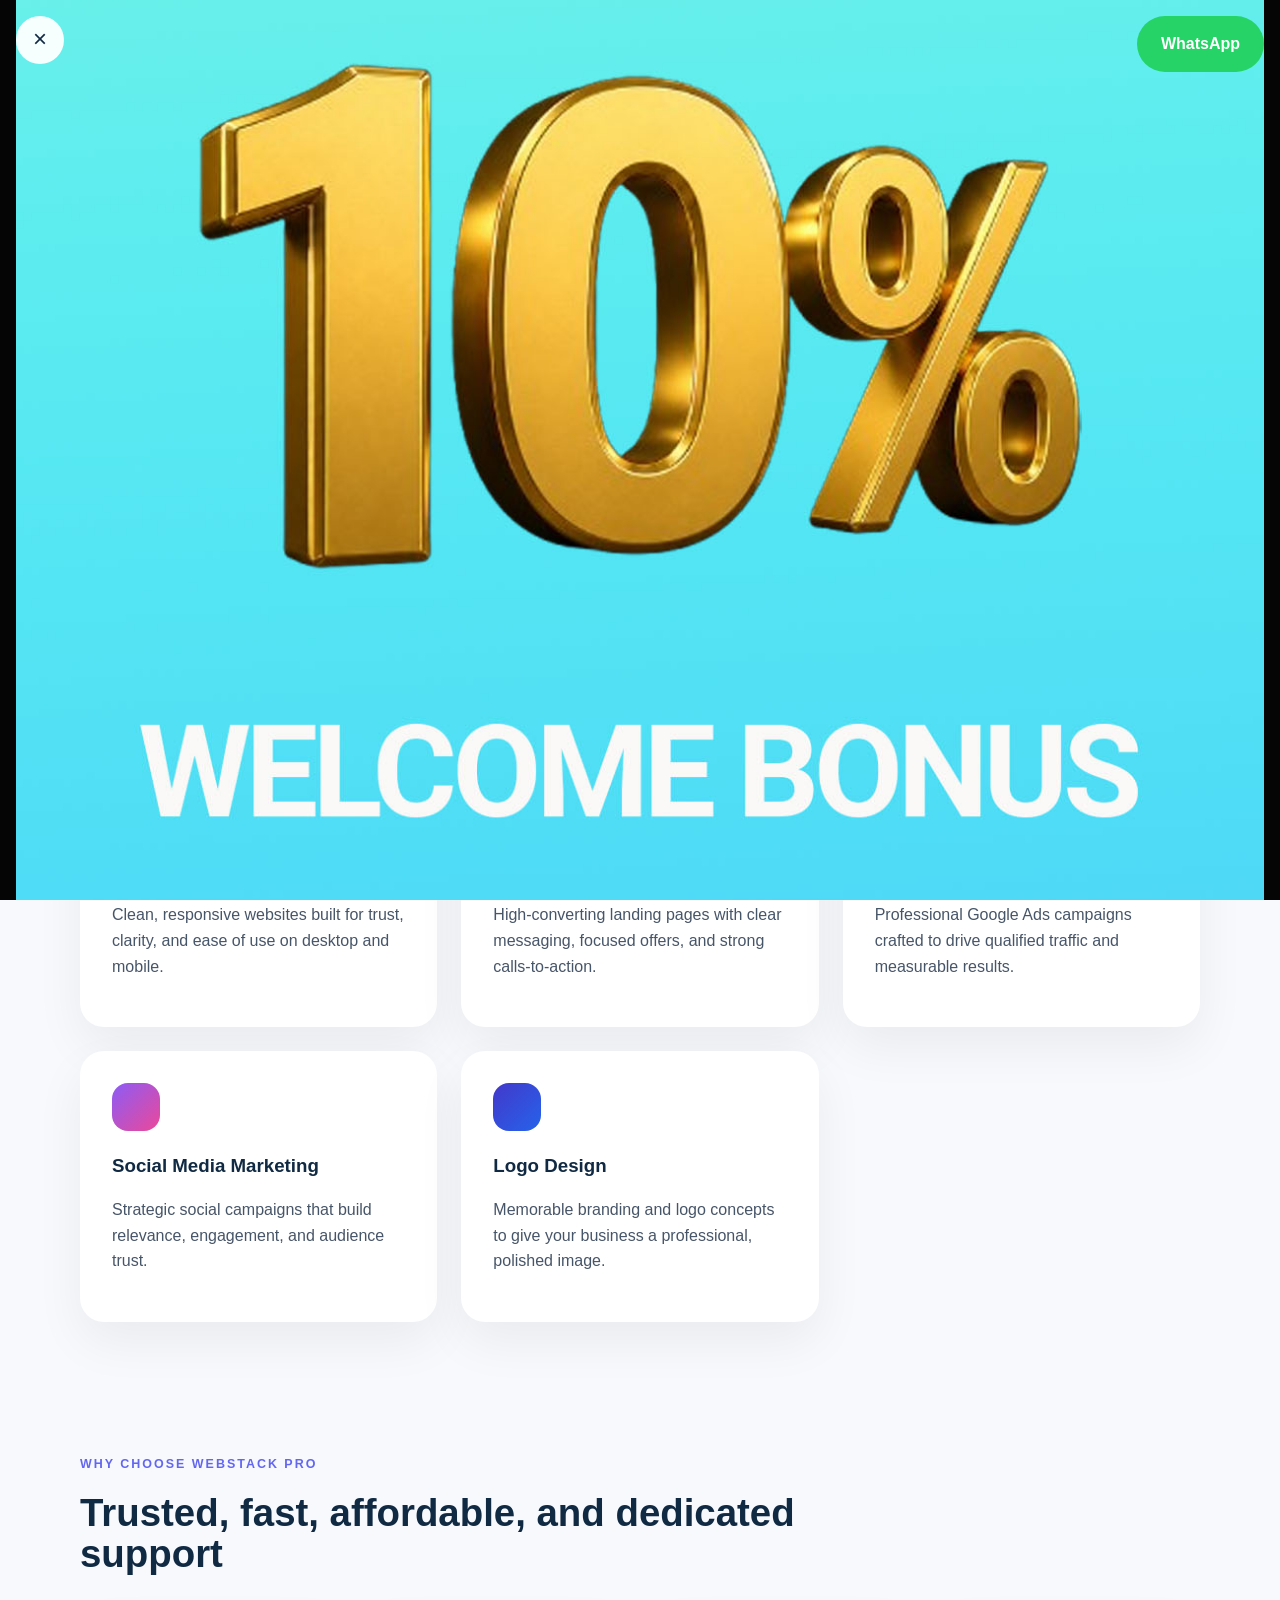
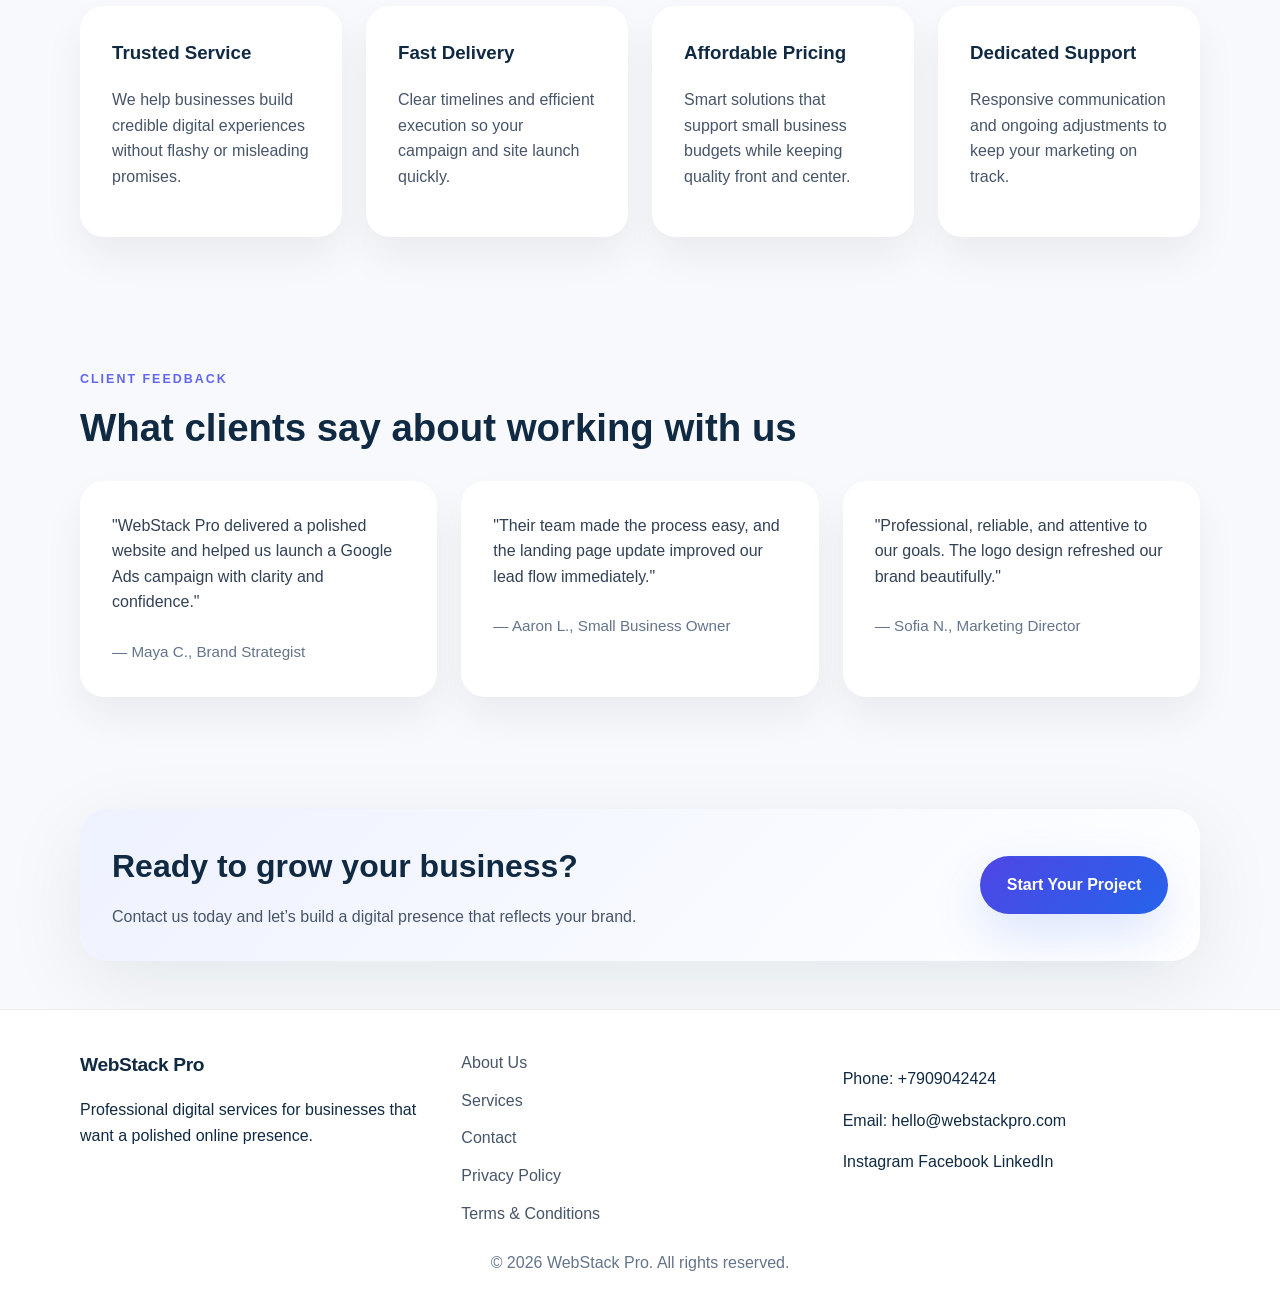
<file: index.html>
<!DOCTYPE html>
<html lang="en">
<head>
  <meta charset="UTF-8" />
  <meta name="viewport" content="width=device-width, initial-scale=1.0" />
  <meta name="description" content="WebStack Pro offers website design, landing page creation, Google Ads setup, social media marketing, and logo design for businesses seeking higher conversions." />
  <title>WebStack Pro | Digital Agency for High-Converting Websites</title>
  <link rel="stylesheet" href="style.css" />
<!-- Google tag (gtag.js) -->
<script async src="https://www.googletagmanager.com/gtag/js?id=AW-18169231803"></script>
<script>
  window.dataLayer = window.dataLayer || [];
  function gtag(){dataLayer.push(arguments);}
  gtag('js', new Date());

  gtag('config', 'AW-18169231803');
</script>


</head>
<body>
  <header class="site-header">
    <div class="container header-inner">
      <a class="brand" href="index.html">WebStack Pro</a>
      <button class="nav-toggle" aria-expanded="false" aria-label="Toggle navigation">
        <span></span>
        <span></span>
        <span></span>
      </button>
      <nav class="site-nav" aria-label="Primary">
        <a href="index.html" class="active">Home</a>
        <a href="about.html">About Us</a>
        <a href="services.html">Services</a>
        <a href="contact.html">Contact</a>
      </nav>
    </div>
  </header>

  <main>
    <section class="hero section-hero">
      <div class="container hero-grid">
        <div class="hero-copy">
          <span class="eyebrow">Digital agency for modern businesses</span>
          <h1>Build Your Online Presence with WebStack Pro</h1>
          <p>We create high-converting websites and result-driven marketing strategies that help professional brands stand out online.</p>
          <div class="hero-actions">
            <a href="contact.html" class="button button-primary">Get Free Consultation</a>
            <a href="#services" class="button button-secondary">Explore Services</a>
            <a href="https://api.whatsapp.com/send?phone=7909042424&text=Hii..%20I%20Want%20Know%20more!" class="button button-secondary whatsapp-button" target="_blank" rel="noreferrer" onclick="gtag_report_conversion('https://api.whatsapp.com/send?phone=7909042424&text=Hii..%20I%20Want%20Know%20more!')">Message on WhatsApp</a>
            <button type="button" class="button button-secondary popup-open-btn">View Ishita Image</button>
          </div>
        </div>
        <div class="hero-panel">
          <div class="hero-card">
            <p><strong>Trusted by growing businesses</strong> for polished websites, targeted ads, and streamlined digital campaigns.</p>
            <div class="hero-stats">
              <div>
                <strong>5</strong>
                <span>Core services</span>
              </div>
              <div>
                <strong>100%</strong>
                <span>Client-focused strategy</span>
              </div>
            </div>
          </div>
        </div>
      </div>
    </section>

    <section class="section services" id="services">
      <div class="container">
        <div class="section-header">
          <span>What we do</span>
          <h2>Services designed to grow your business</h2>
        </div>
        <div class="service-grid">
          <article class="service-card">
            <div class="service-icon icon-web"></div>
            <h3>Website Design</h3>
            <p>Clean, responsive websites built for trust, clarity, and ease of use on desktop and mobile.</p>
          </article>
          <article class="service-card">
            <div class="service-icon icon-landing"></div>
            <h3>Landing Page Creation</h3>
            <p>High-converting landing pages with clear messaging, focused offers, and strong calls-to-action.</p>
          </article>
          <article class="service-card">
            <div class="service-icon icon-ads"></div>
            <h3>Google Ads Setup</h3>
            <p>Professional Google Ads campaigns crafted to drive qualified traffic and measurable results.</p>
          </article>
          <article class="service-card">
            <div class="service-icon icon-social"></div>
            <h3>Social Media Marketing</h3>
            <p>Strategic social campaigns that build relevance, engagement, and audience trust.</p>
          </article>
          <article class="service-card">
            <div class="service-icon icon-brand"></div>
            <h3>Logo Design</h3>
            <p>Memorable branding and logo concepts to give your business a professional, polished image.</p>
          </article>
        </div>
      </div>
    </section>

    <section class="section feature-grid">
      <div class="container">
        <div class="section-header">
          <span>Why choose WebStack Pro</span>
          <h2>Trusted, fast, affordable, and dedicated support</h2>
        </div>
        <div class="feature-cards">
          <article class="feature-card">
            <h3>Trusted Service</h3>
            <p>We help businesses build credible digital experiences without flashy or misleading promises.</p>
          </article>
          <article class="feature-card">
            <h3>Fast Delivery</h3>
            <p>Clear timelines and efficient execution so your campaign and site launch quickly.</p>
          </article>
          <article class="feature-card">
            <h3>Affordable Pricing</h3>
            <p>Smart solutions that support small business budgets while keeping quality front and center.</p>
          </article>
          <article class="feature-card">
            <h3>Dedicated Support</h3>
            <p>Responsive communication and ongoing adjustments to keep your marketing on track.</p>
          </article>
        </div>
      </div>
    </section>

    <section class="section testimonials">
      <div class="container">
        <div class="section-header">
          <span>Client feedback</span>
          <h2>What clients say about working with us</h2>
        </div>
        <div class="testimonial-grid">
          <article class="testimonial-card">
            <p>"WebStack Pro delivered a polished website and helped us launch a Google Ads campaign with clarity and confidence."</p>
            <span>— Maya C., Brand Strategist</span>
          </article>
          <article class="testimonial-card">
            <p>"Their team made the process easy, and the landing page update improved our lead flow immediately."</p>
            <span>— Aaron L., Small Business Owner</span>
          </article>
          <article class="testimonial-card">
            <p>"Professional, reliable, and attentive to our goals. The logo design refreshed our brand beautifully."</p>
            <span>— Sofia N., Marketing Director</span>
          </article>
        </div>
      </div>
    </section>

    <section class="section cta-banner">
      <div class="container cta-panel">
        <div>
          <h2>Ready to grow your business?</h2>
          <p>Contact us today and let’s build a digital presence that reflects your brand.</p>
        </div>
        <a href="contact.html" class="button button-primary">Start Your Project</a>
      </div>
    </section>
  </main>

  <footer class="site-footer">
    <div class="container footer-grid">
      <div>
        <a class="brand" href="index.html">WebStack Pro</a>
        <p>Professional digital services for businesses that want a polished online presence.</p>
      </div>
      <div class="footer-links">
        <a href="about.html">About Us</a>
        <a href="services.html">Services</a>
        <a href="contact.html">Contact</a>
        <a href="privacy.html">Privacy Policy</a>
        <a href="terms.html">Terms &amp; Conditions</a>
      </div>
      <div>
        <p>Phone: <a href="tel:+7909042424">+7909042424</a></p>
        <p>Email: <a href="mailto:hello@webstackpro.com">hello@webstackpro.com</a></p>
        <div class="social-links">
          <a href="#" aria-label="Instagram">Instagram</a>
          <a href="#" aria-label="Facebook">Facebook</a>
          <a href="#" aria-label="LinkedIn">LinkedIn</a>
        </div>
      </div>
    </div>
    <p class="footer-note">© 2026 WebStack Pro. All rights reserved.</p>
  </footer>

  <div class="image-popup-overlay" id="imagePopup" aria-hidden="true" role="dialog" aria-label="Ishita image preview">
    <div class="whatsapp-float">
      <a class="whatsapp-link" href="https://api.whatsapp.com/send?phone=7909042424&text=Hii..%20I%20Want%20Know%20more!" onclick="return gtag_report_conversion('https://api.whatsapp.com/send?phone=7909042424&text=Hii..%20I%20Want%20Know%20more!');" target="_blank" rel="noopener noreferrer">
        WhatsApp
      </a>
    </div>
    <div class="image-popup-inner">
      <button type="button" class="popup-close" id="popupClose" aria-label="Close image popup">×</button>
           <a  href="https://api.whatsapp.com/send?phone=7909042424&text=Hii..%20I%20Want%20Know%20more!"  onclick="return gtag_report_conversion('https://api.whatsapp.com/send?phone=7909042424&text=Hii..%20I%20Want%20Know%20more!');" rel="noopener noreferrer">
        <img src="lion.jpg" alt="lion" />
      </a>
      
      <p class="popup-caption">Scroll to view the full image.</p>
    </div>
  </div>
  <script src="script.js"></script>
</body>
</html>
</file>
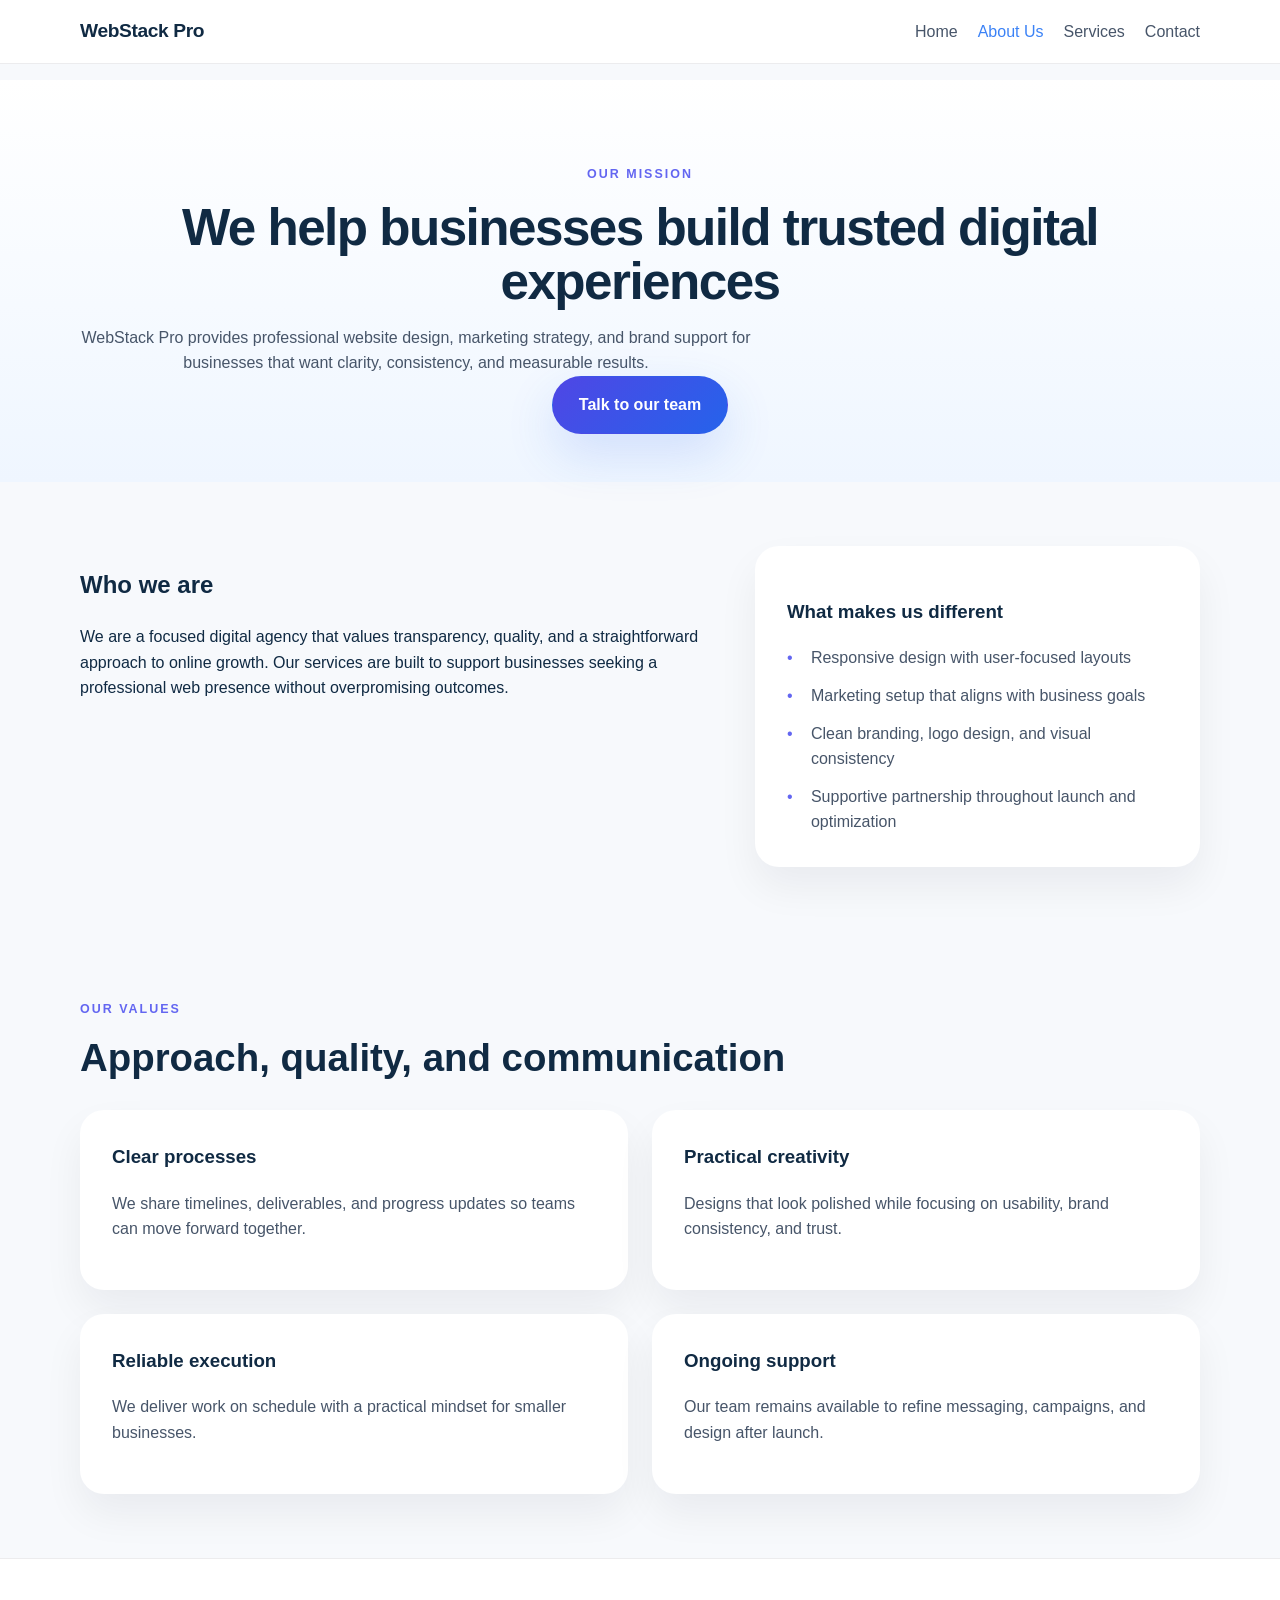
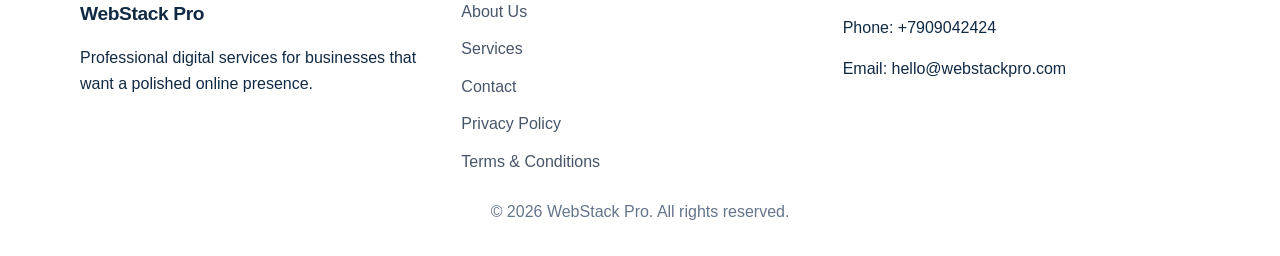
<file: about.html>
<!DOCTYPE html>
<html lang="en">
<head>
  <meta charset="UTF-8" />
  <meta name="viewport" content="width=device-width, initial-scale=1.0" />
  <meta name="description" content="Learn about WebStack Pro's professional team, values, and digital agency approach for website design and online marketing." />
  <title>About Us | WebStack Pro</title>
  <link rel="stylesheet" href="style.css" />
</head>
<body>
  <header class="site-header">
    <div class="container header-inner">
      <a class="brand" href="index.html">WebStack Pro</a>
      <button class="nav-toggle" aria-expanded="false" aria-label="Toggle navigation">
        <span></span>
        <span></span>
        <span></span>
      </button>
      <nav class="site-nav" aria-label="Primary">
        <a href="index.html">Home</a>
        <a href="about.html" class="active">About Us</a>
        <a href="services.html">Services</a>
        <a href="contact.html">Contact</a>
      </nav>
    </div>
  </header>

  <main class="page-main">
    <section class="page-hero section-hero alt-hero">
      <div class="container hero-copy centered-copy">
        <span class="eyebrow">Our mission</span>
        <h1>We help businesses build trusted digital experiences</h1>
        <p>WebStack Pro provides professional website design, marketing strategy, and brand support for businesses that want clarity, consistency, and measurable results.</p>
        <a href="contact.html" class="button button-primary">Talk to our team</a>
      </div>
    </section>

    <section class="section about-details">
      <div class="container about-grid">
        <div>
          <h2>Who we are</h2>
          <p>We are a focused digital agency that values transparency, quality, and a straightforward approach to online growth. Our services are built to support businesses seeking a professional web presence without overpromising outcomes.</p>
        </div>
        <div class="about-card">
          <h3>What makes us different</h3>
          <ul>
            <li>Responsive design with user-focused layouts</li>
            <li>Marketing setup that aligns with business goals</li>
            <li>Clean branding, logo design, and visual consistency</li>
            <li>Supportive partnership throughout launch and optimization</li>
          </ul>
        </div>
      </div>
    </section>

    <section class="section values-section">
      <div class="container">
        <div class="section-header">
          <span>Our values</span>
          <h2>Approach, quality, and communication</h2>
        </div>
        <div class="value-grid">
          <article class="value-card">
            <h3>Clear processes</h3>
            <p>We share timelines, deliverables, and progress updates so teams can move forward together.</p>
          </article>
          <article class="value-card">
            <h3>Practical creativity</h3>
            <p>Designs that look polished while focusing on usability, brand consistency, and trust.</p>
          </article>
          <article class="value-card">
            <h3>Reliable execution</h3>
            <p>We deliver work on schedule with a practical mindset for smaller businesses.</p>
          </article>
          <article class="value-card">
            <h3>Ongoing support</h3>
            <p>Our team remains available to refine messaging, campaigns, and design after launch.</p>
          </article>
        </div>
      </div>
    </section>
  </main>

  <footer class="site-footer">
    <div class="container footer-grid">
      <div>
        <a class="brand" href="index.html">WebStack Pro</a>
        <p>Professional digital services for businesses that want a polished online presence.</p>
      </div>
      <div class="footer-links">
        <a href="about.html">About Us</a>
        <a href="services.html">Services</a>
        <a href="contact.html">Contact</a>
        <a href="privacy.html">Privacy Policy</a>
        <a href="terms.html">Terms &amp; Conditions</a>
      </div>
      <div>
        <p>Phone: <a href="tel:+7909042424">+7909042424</a></p>
        <p>Email: <a href="mailto:hello@webstackpro.com">hello@webstackpro.com</a></p>
      </div>
    </div>
    <p class="footer-note">© 2026 WebStack Pro. All rights reserved.</p>
  </footer>

  <script src="script.js"></script>
</body>
</html>
</file>
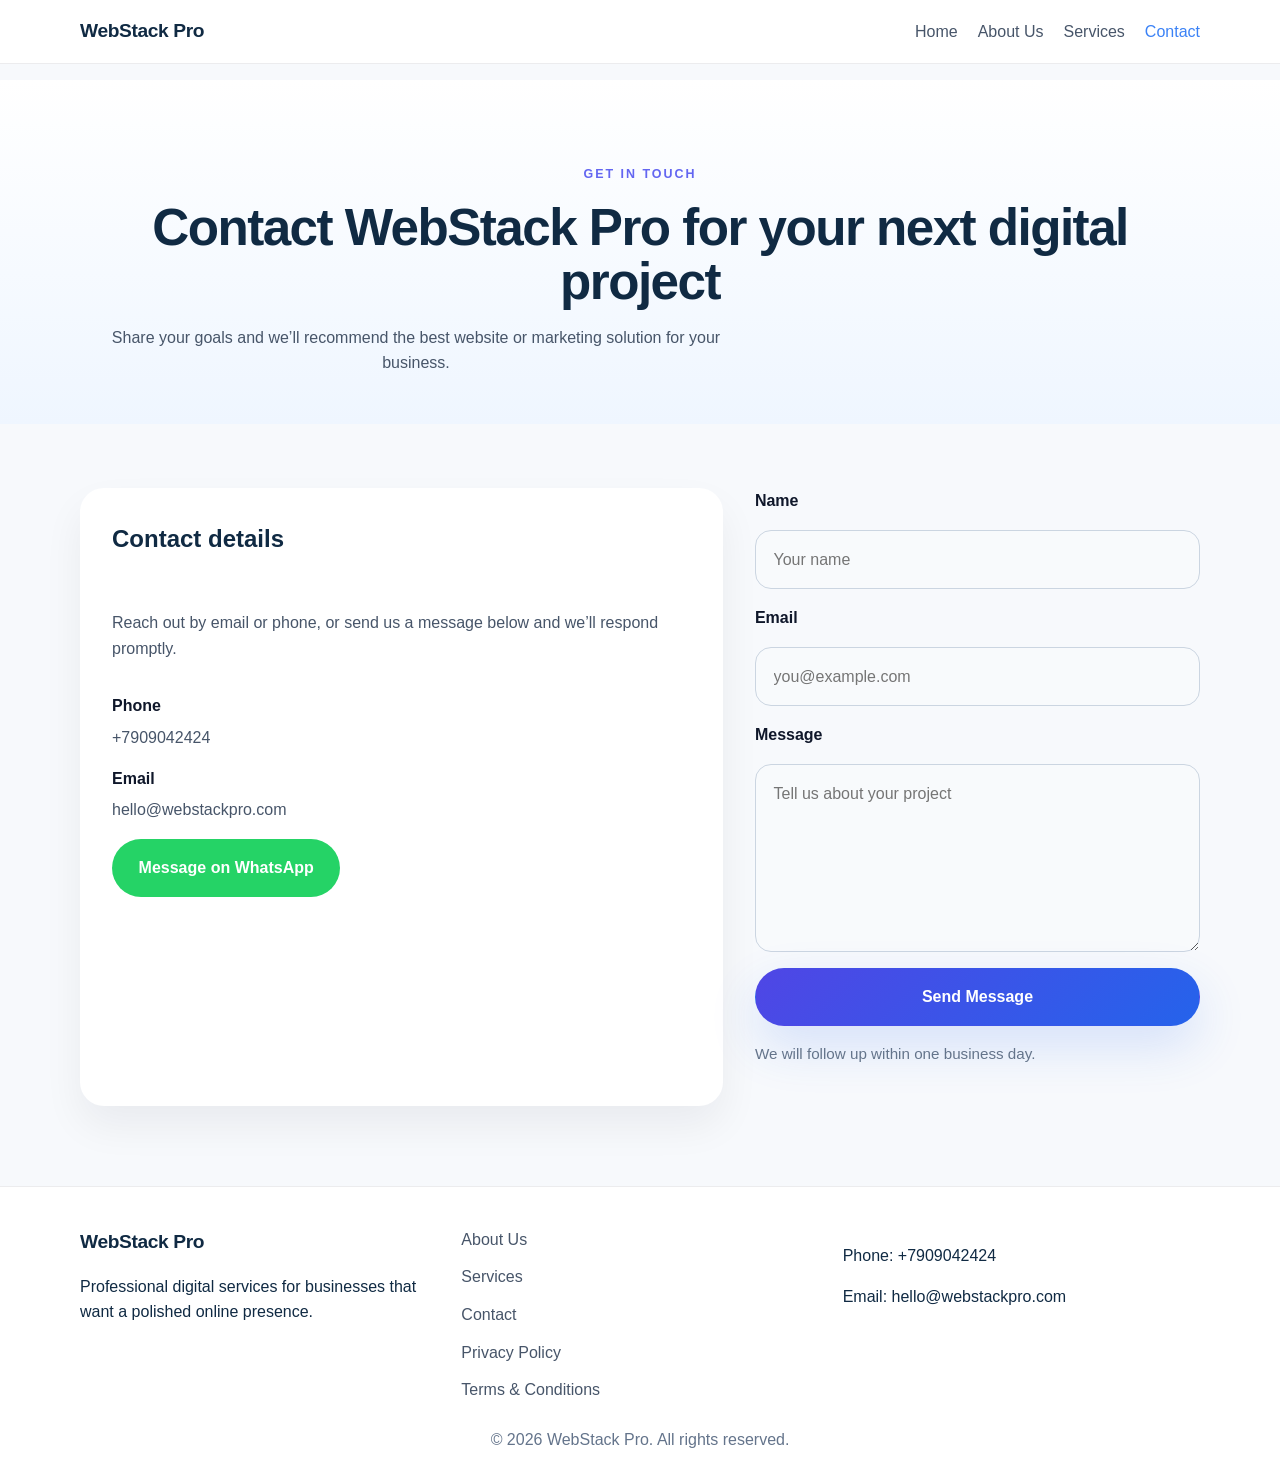
<file: contact.html>
<!DOCTYPE html>
<html lang="en">
<head>
  <meta charset="UTF-8" />
  <meta name="viewport" content="width=device-width, initial-scale=1.0" />
  <meta name="description" content="Contact WebStack Pro for website design, Google Ads setup, social media marketing, and branding services." />
  <title>Contact | WebStack Pro</title>
  <link rel="stylesheet" href="style.css" />
</head>
<body>
  <header class="site-header">
    <div class="container header-inner">
      <a class="brand" href="index.html">WebStack Pro</a>
      <button class="nav-toggle" aria-expanded="false" aria-label="Toggle navigation">
        <span></span>
        <span></span>
        <span></span>
      </button>
      <nav class="site-nav" aria-label="Primary">
        <a href="index.html">Home</a>
        <a href="about.html">About Us</a>
        <a href="services.html">Services</a>
        <a href="contact.html" class="active">Contact</a>
      </nav>
    </div>
  </header>

  <main class="page-main">
    <section class="page-hero section-hero alt-hero">
      <div class="container hero-copy centered-copy">
        <span class="eyebrow">Get in touch</span>
        <h1>Contact WebStack Pro for your next digital project</h1>
        <p>Share your goals and we’ll recommend the best website or marketing solution for your business.</p>
      </div>
    </section>

    <section class="section contact-section">
      <div class="container contact-grid">
        <div class="contact-info-card">
          <h2>Contact details</h2>
          <p>Reach out by email or phone, or send us a message below and we’ll respond promptly.</p>
          <div class="contact-item">
            <strong>Phone</strong>
            <a href="tel:+7909042424">+7909042424</a>
          </div>
          <div class="contact-item">
            <strong>Email</strong>
            <a href="mailto:hello@webstackpro.com">hello@webstackpro.com</a>
          </div>
          <a class="button button-secondary whatsapp-button" href="https://wa.me/7909042424" target="_blank" rel="noreferrer">Message on WhatsApp</a>
        </div>

        <form class="contact-form" id="contactForm">
          <label for="name">Name</label>
          <input type="text" id="name" name="name" placeholder="Your name" required />

          <label for="email">Email</label>
          <input type="email" id="email" name="email" placeholder="you@example.com" required />

          <label for="message">Message</label>
          <textarea id="message" name="message" rows="6" placeholder="Tell us about your project" required></textarea>

          <button type="submit" class="button button-primary">Send Message</button>
          <p class="form-note">We will follow up within one business day.</p>
          <div class="form-status" id="formStatus" aria-live="polite"></div>
        </form>
      </div>
    </section>
  </main>

  <footer class="site-footer">
    <div class="container footer-grid">
      <div>
        <a class="brand" href="index.html">WebStack Pro</a>
        <p>Professional digital services for businesses that want a polished online presence.</p>
      </div>
      <div class="footer-links">
        <a href="about.html">About Us</a>
        <a href="services.html">Services</a>
        <a href="contact.html">Contact</a>
        <a href="privacy.html">Privacy Policy</a>
        <a href="terms.html">Terms &amp; Conditions</a>
      </div>
      <div>
        <p>Phone: <a href="tel:+7909042424">+7909042424</a></p>
        <p>Email: <a href="mailto:hello@webstackpro.com">hello@webstackpro.com</a></p>
      </div>
    </div>
    <p class="footer-note">© 2026 WebStack Pro. All rights reserved.</p>
  </footer>

  <script src="script.js"></script>
</body>
</html>
</file>
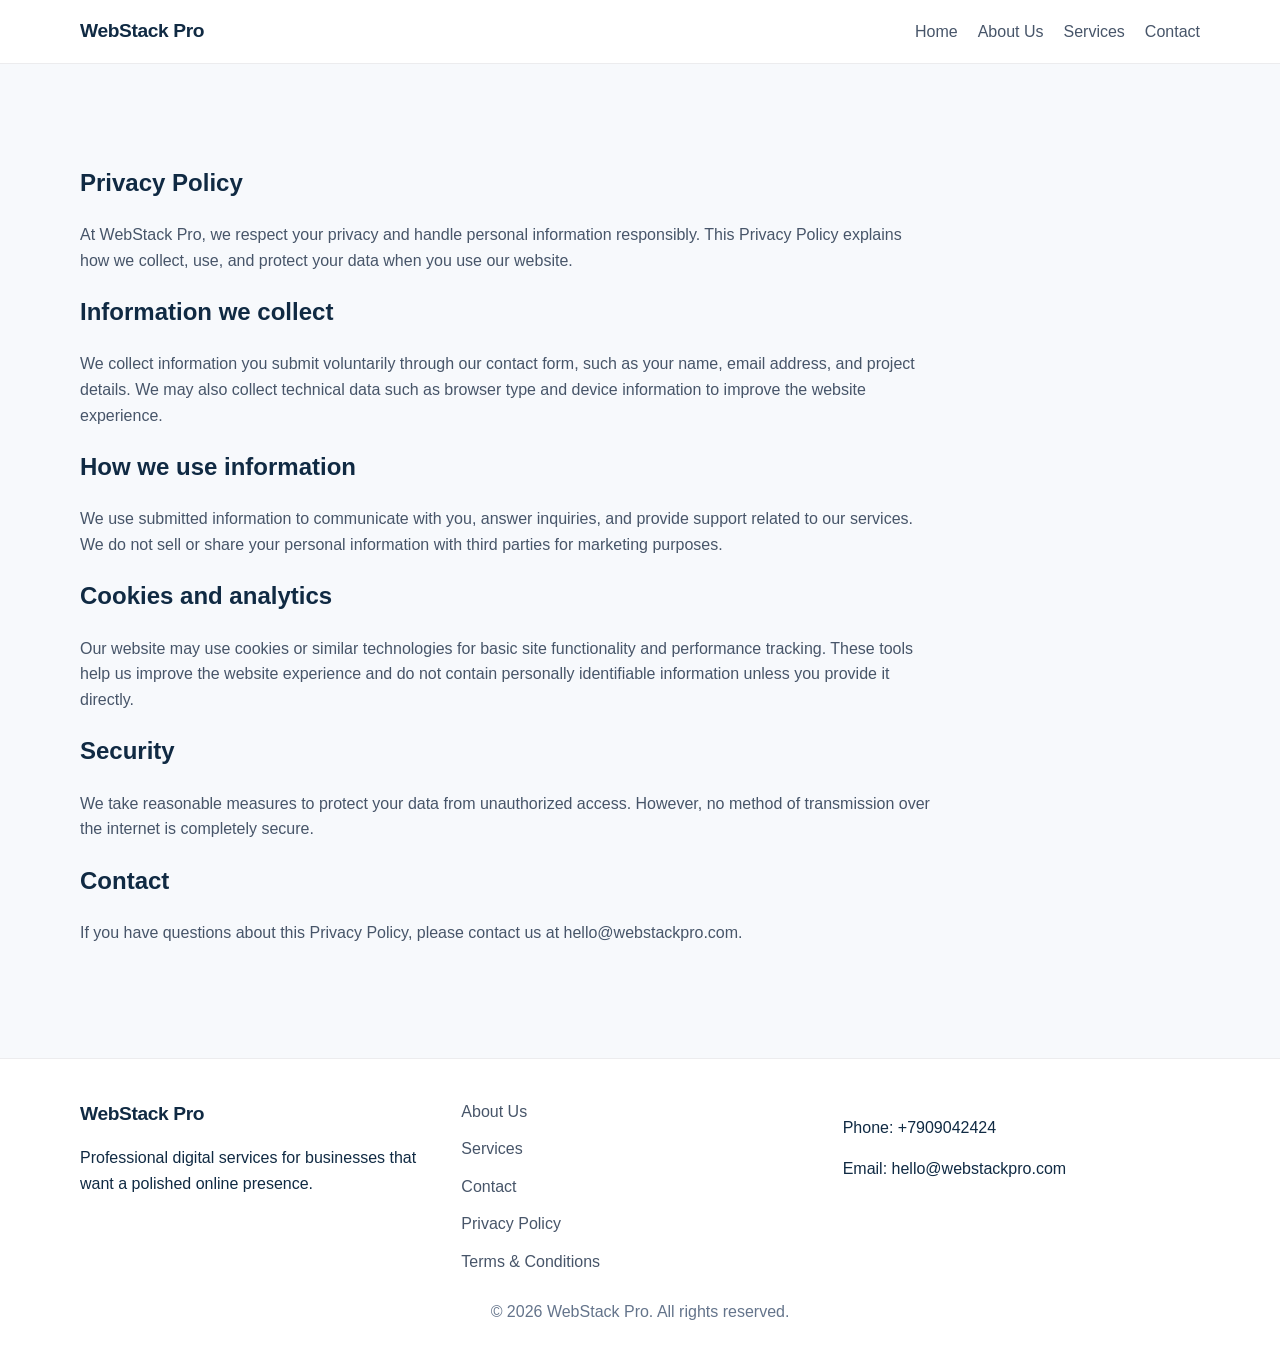
<file: privacy.html>
<!DOCTYPE html>
<html lang="en">
<head>
  <meta charset="UTF-8" />
  <meta name="viewport" content="width=device-width, initial-scale=1.0" />
  <meta name="description" content="Privacy Policy for WebStack Pro explaining how we collect and handle personal information on our website." />
  <title>Privacy Policy | WebStack Pro</title>
  <link rel="stylesheet" href="style.css" />
</head>
<body>
  <header class="site-header">
    <div class="container header-inner">
      <a class="brand" href="index.html">WebStack Pro</a>
      <button class="nav-toggle" aria-expanded="false" aria-label="Toggle navigation">
        <span></span>
        <span></span>
        <span></span>
      </button>
      <nav class="site-nav" aria-label="Primary">
        <a href="index.html">Home</a>
        <a href="about.html">About Us</a>
        <a href="services.html">Services</a>
        <a href="contact.html">Contact</a>
      </nav>
    </div>
  </header>

  <main class="page-main">
    <section class="section page-content">
      <div class="container">
        <h1>Privacy Policy</h1>
        <p>At WebStack Pro, we respect your privacy and handle personal information responsibly. This Privacy Policy explains how we collect, use, and protect your data when you use our website.</p>

        <h2>Information we collect</h2>
        <p>We collect information you submit voluntarily through our contact form, such as your name, email address, and project details. We may also collect technical data such as browser type and device information to improve the website experience.</p>

        <h2>How we use information</h2>
        <p>We use submitted information to communicate with you, answer inquiries, and provide support related to our services. We do not sell or share your personal information with third parties for marketing purposes.</p>

        <h2>Cookies and analytics</h2>
        <p>Our website may use cookies or similar technologies for basic site functionality and performance tracking. These tools help us improve the website experience and do not contain personally identifiable information unless you provide it directly.</p>

        <h2>Security</h2>
        <p>We take reasonable measures to protect your data from unauthorized access. However, no method of transmission over the internet is completely secure.</p>

        <h2>Contact</h2>
        <p>If you have questions about this Privacy Policy, please contact us at <a href="mailto:hello@webstackpro.com">hello@webstackpro.com</a>.</p>
      </div>
    </section>
  </main>

  <footer class="site-footer">
    <div class="container footer-grid">
      <div>
        <a class="brand" href="index.html">WebStack Pro</a>
        <p>Professional digital services for businesses that want a polished online presence.</p>
      </div>
      <div class="footer-links">
        <a href="about.html">About Us</a>
        <a href="services.html">Services</a>
        <a href="contact.html">Contact</a>
        <a href="privacy.html">Privacy Policy</a>
        <a href="terms.html">Terms &amp; Conditions</a>
      </div>
      <div>
        <p>Phone: <a href="tel:+7909042424">+7909042424</a></p>
        <p>Email: <a href="mailto:hello@webstackpro.com">hello@webstackpro.com</a></p>
      </div>
    </div>
    <p class="footer-note">© 2026 WebStack Pro. All rights reserved.</p>
  </footer>

  <script src="script.js"></script>
</body>
</html>
</file>
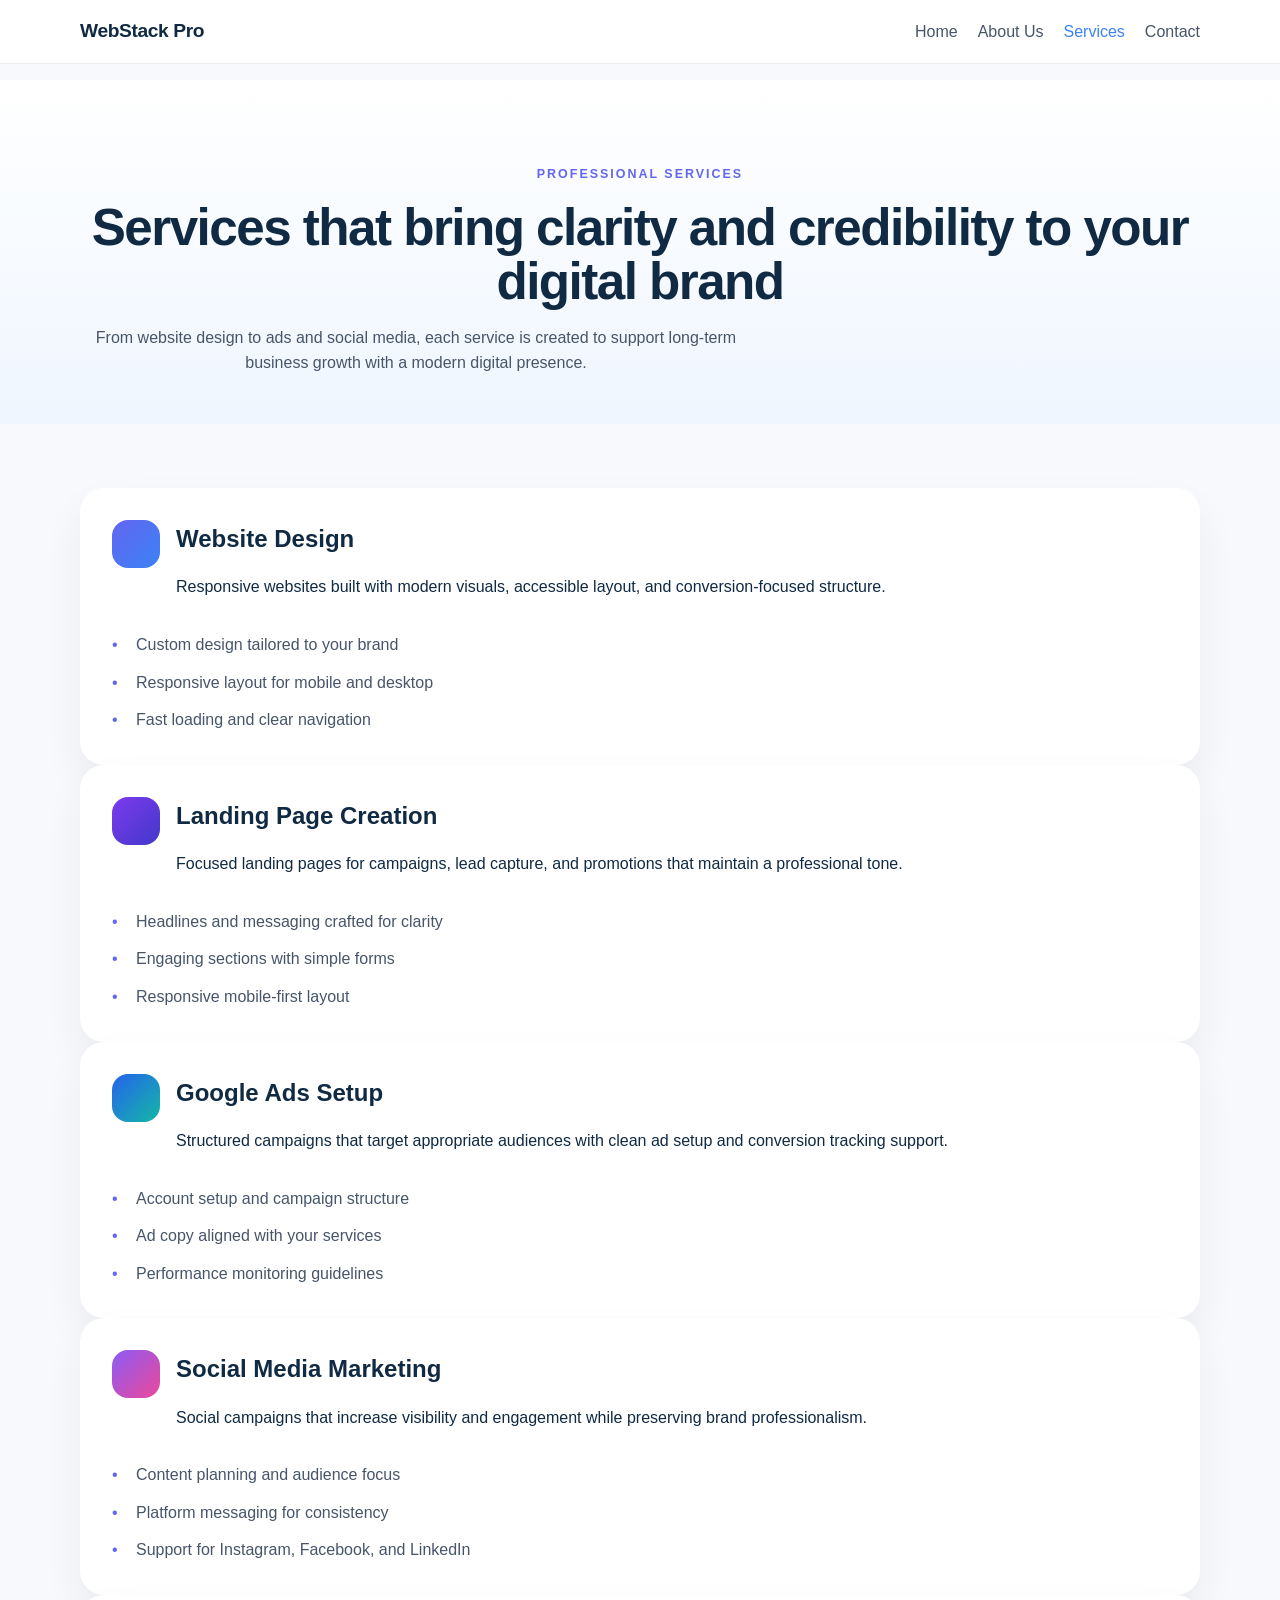
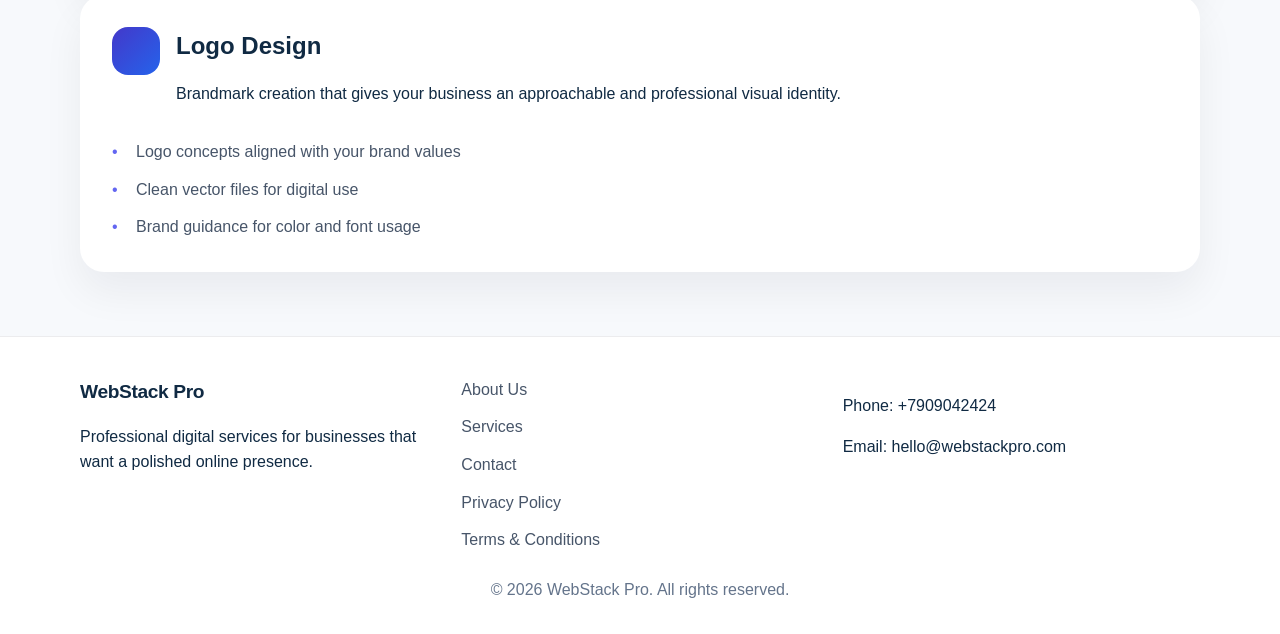
<file: services.html>
<!DOCTYPE html>
<html lang="en">
<head>
  <meta charset="UTF-8" />
  <meta name="viewport" content="width=device-width, initial-scale=1.0" />
  <meta name="description" content="Discover WebStack Pro's services: website design, landing pages, Google Ads setup, social media marketing, and logo design." />
  <title>Services | WebStack Pro</title>
  <link rel="stylesheet" href="style.css" />
</head>
<body>
  <header class="site-header">
    <div class="container header-inner">
      <a class="brand" href="index.html">WebStack Pro</a>
      <button class="nav-toggle" aria-expanded="false" aria-label="Toggle navigation">
        <span></span>
        <span></span>
        <span></span>
      </button>
      <nav class="site-nav" aria-label="Primary">
        <a href="index.html">Home</a>
        <a href="about.html">About Us</a>
        <a href="services.html" class="active">Services</a>
        <a href="contact.html">Contact</a>
      </nav>
    </div>
  </header>

  <main class="page-main">
    <section class="page-hero section-hero alt-hero">
      <div class="container hero-copy centered-copy">
        <span class="eyebrow">Professional services</span>
        <h1>Services that bring clarity and credibility to your digital brand</h1>
        <p>From website design to ads and social media, each service is created to support long-term business growth with a modern digital presence.</p>
      </div>
    </section>

    <section class="section services-list">
      <div class="container">
        <div class="service-detail-card">
          <div class="service-heading">
            <div class="service-icon icon-web"></div>
            <div>
              <h2>Website Design</h2>
              <p>Responsive websites built with modern visuals, accessible layout, and conversion-focused structure.</p>
            </div>
          </div>
          <ul>
            <li>Custom design tailored to your brand</li>
            <li>Responsive layout for mobile and desktop</li>
            <li>Fast loading and clear navigation</li>
          </ul>
        </div>

        <div class="service-detail-card">
          <div class="service-heading">
            <div class="service-icon icon-landing"></div>
            <div>
              <h2>Landing Page Creation</h2>
              <p>Focused landing pages for campaigns, lead capture, and promotions that maintain a professional tone.</p>
            </div>
          </div>
          <ul>
            <li>Headlines and messaging crafted for clarity</li>
            <li>Engaging sections with simple forms</li>
            <li>Responsive mobile-first layout</li>
          </ul>
        </div>

        <div class="service-detail-card">
          <div class="service-heading">
            <div class="service-icon icon-ads"></div>
            <div>
              <h2>Google Ads Setup</h2>
              <p>Structured campaigns that target appropriate audiences with clean ad setup and conversion tracking support.</p>
            </div>
          </div>
          <ul>
            <li>Account setup and campaign structure</li>
            <li>Ad copy aligned with your services</li>
            <li>Performance monitoring guidelines</li>
          </ul>
        </div>

        <div class="service-detail-card">
          <div class="service-heading">
            <div class="service-icon icon-social"></div>
            <div>
              <h2>Social Media Marketing</h2>
              <p>Social campaigns that increase visibility and engagement while preserving brand professionalism.</p>
            </div>
          </div>
          <ul>
            <li>Content planning and audience focus</li>
            <li>Platform messaging for consistency</li>
            <li>Support for Instagram, Facebook, and LinkedIn</li>
          </ul>
        </div>

        <div class="service-detail-card">
          <div class="service-heading">
            <div class="service-icon icon-brand"></div>
            <div>
              <h2>Logo Design</h2>
              <p>Brandmark creation that gives your business an approachable and professional visual identity.</p>
            </div>
          </div>
          <ul>
            <li>Logo concepts aligned with your brand values</li>
            <li>Clean vector files for digital use</li>
            <li>Brand guidance for color and font usage</li>
          </ul>
        </div>
      </div>
    </section>
  </main>

  <footer class="site-footer">
    <div class="container footer-grid">
      <div>
        <a class="brand" href="index.html">WebStack Pro</a>
        <p>Professional digital services for businesses that want a polished online presence.</p>
      </div>
      <div class="footer-links">
        <a href="about.html">About Us</a>
        <a href="services.html">Services</a>
        <a href="contact.html">Contact</a>
        <a href="privacy.html">Privacy Policy</a>
        <a href="terms.html">Terms &amp; Conditions</a>
      </div>
      <div>
        <p>Phone: <a href="tel:+7909042424">+7909042424</a></p>
        <p>Email: <a href="mailto:hello@webstackpro.com">hello@webstackpro.com</a></p>
      </div>
    </div>
    <p class="footer-note">© 2026 WebStack Pro. All rights reserved.</p>
  </footer>

  <script src="script.js"></script>
</body>
</html>
</file>
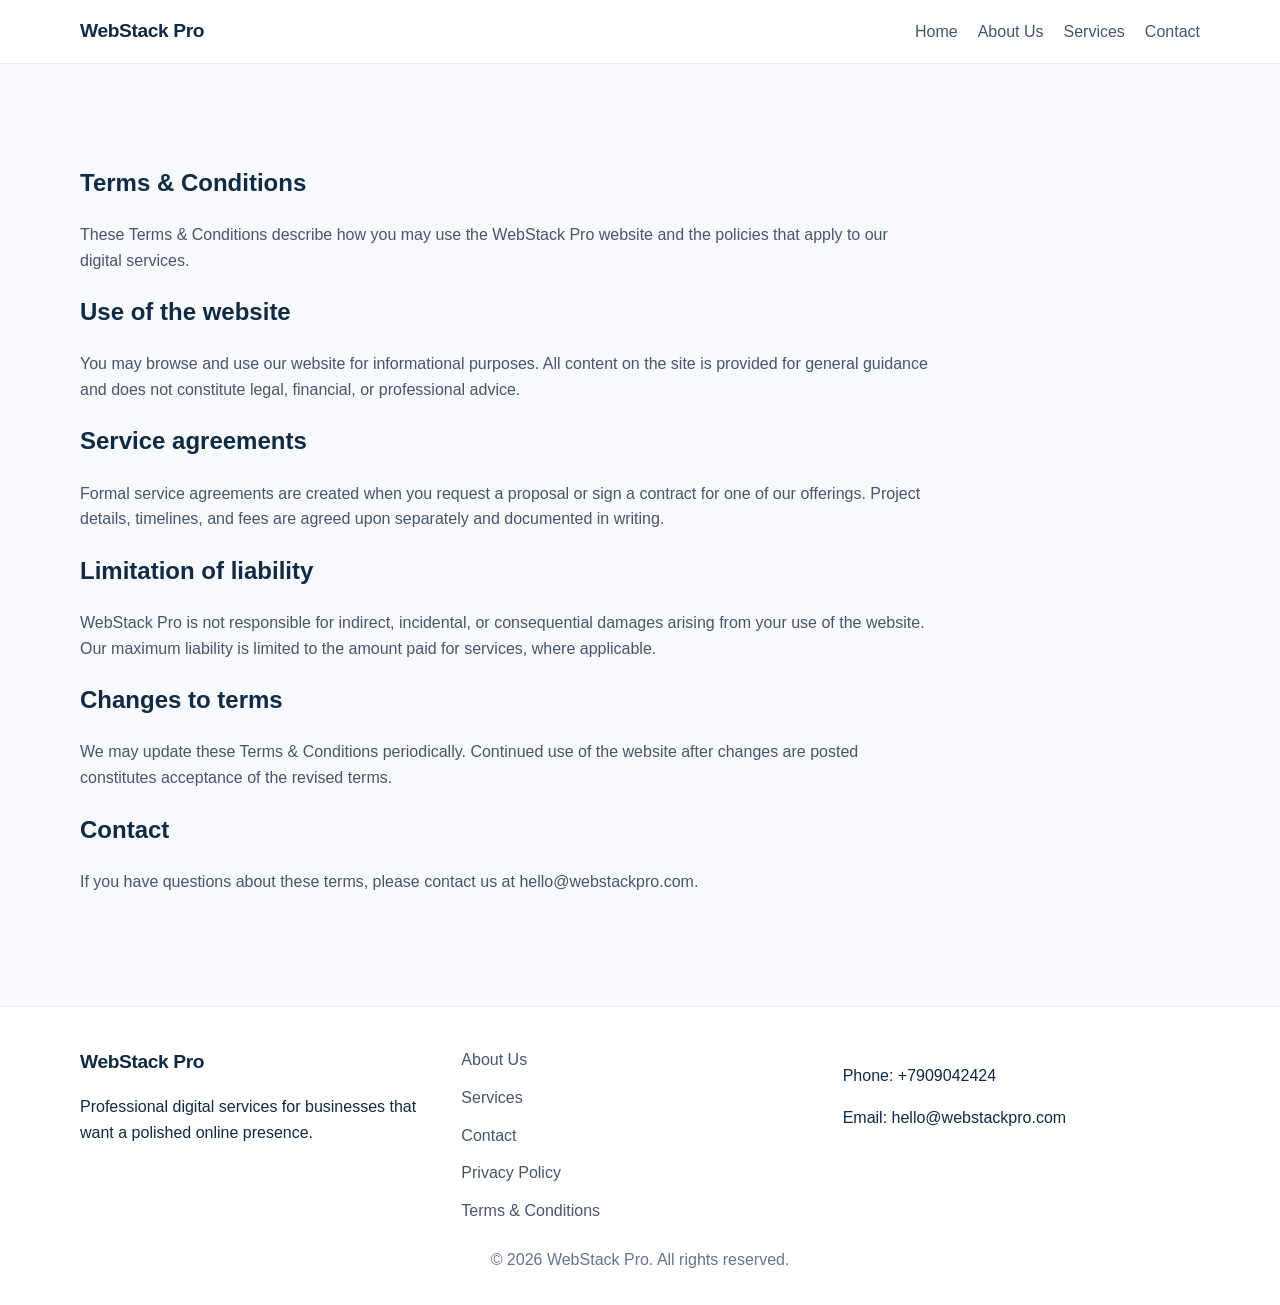
<file: terms.html>
<!DOCTYPE html>
<html lang="en">
<head>
  <meta charset="UTF-8" />
  <meta name="viewport" content="width=device-width, initial-scale=1.0" />
  <meta name="description" content="Terms and Conditions for using WebStack Pro's website and digital agency services." />
  <title>Terms & Conditions | WebStack Pro</title>
  <link rel="stylesheet" href="style.css" />
</head>
<body>
  <header class="site-header">
    <div class="container header-inner">
      <a class="brand" href="index.html">WebStack Pro</a>
      <button class="nav-toggle" aria-expanded="false" aria-label="Toggle navigation">
        <span></span>
        <span></span>
        <span></span>
      </button>
      <nav class="site-nav" aria-label="Primary">
        <a href="index.html">Home</a>
        <a href="about.html">About Us</a>
        <a href="services.html">Services</a>
        <a href="contact.html">Contact</a>
      </nav>
    </div>
  </header>

  <main class="page-main">
    <section class="section page-content">
      <div class="container">
        <h1>Terms & Conditions</h1>
        <p>These Terms & Conditions describe how you may use the WebStack Pro website and the policies that apply to our digital services.</p>

        <h2>Use of the website</h2>
        <p>You may browse and use our website for informational purposes. All content on the site is provided for general guidance and does not constitute legal, financial, or professional advice.</p>

        <h2>Service agreements</h2>
        <p>Formal service agreements are created when you request a proposal or sign a contract for one of our offerings. Project details, timelines, and fees are agreed upon separately and documented in writing.</p>

        <h2>Limitation of liability</h2>
        <p>WebStack Pro is not responsible for indirect, incidental, or consequential damages arising from your use of the website. Our maximum liability is limited to the amount paid for services, where applicable.</p>

        <h2>Changes to terms</h2>
        <p>We may update these Terms & Conditions periodically. Continued use of the website after changes are posted constitutes acceptance of the revised terms.</p>

        <h2>Contact</h2>
        <p>If you have questions about these terms, please contact us at <a href="mailto:hello@webstackpro.com">hello@webstackpro.com</a>.</p>
      </div>
    </section>
  </main>

  <footer class="site-footer">
    <div class="container footer-grid">
      <div>
        <a class="brand" href="index.html">WebStack Pro</a>
        <p>Professional digital services for businesses that want a polished online presence.</p>
      </div>
      <div class="footer-links">
        <a href="about.html">About Us</a>
        <a href="services.html">Services</a>
        <a href="contact.html">Contact</a>
        <a href="privacy.html">Privacy Policy</a>
        <a href="terms.html">Terms &amp; Conditions</a>
      </div>
      <div>
        <p>Phone: <a href="tel:+7909042424">+7909042424</a></p>
        <p>Email: <a href="mailto:hello@webstackpro.com">hello@webstackpro.com</a></p>
      </div>
    </div>
    <p class="footer-note">© 2026 WebStack Pro. All rights reserved.</p>
  </footer>

  <script src="script.js"></script>
</body>
</html>
</file>
<file: style.css>
:root {
  color-scheme: light;
  font-family: Inter, "Segoe UI", Helvetica, Arial, sans-serif;
  color: #102a43;
  background: #f7f9fc;
  font-size: 16px;
  line-height: 1.6;
}

* {
  box-sizing: border-box;
}

html {
  scroll-behavior: smooth;
}

body {
  margin: 0;
  min-height: 100vh;
  background-color: #f7f9fc;
}

a {
  color: inherit;
  text-decoration: none;
}

button,
input,
textarea {
  font: inherit;
}

.container {
  width: min(1120px, calc(100% - 2rem));
  margin: 0 auto;
}

.site-header {
  position: sticky;
  top: 0;
  z-index: 20;
  background: rgba(255, 255, 255, 0.96);
  backdrop-filter: blur(14px);
  border-bottom: 1px solid rgba(15, 23, 42, 0.08);
}

.whatsapp-float {
  position: absolute;
  top: 1rem;
  right: 1rem;
  z-index: 55;
}

.header-inner {
  display: flex;
  align-items: center;
  justify-content: space-between;
  gap: 1rem;
  padding: 1rem 0;
}

.brand {
  font-weight: 700;
  letter-spacing: -0.02em;
  color: #102a43;
  font-size: 1.2rem;
}

.site-nav {
  display: flex;
  gap: 1.25rem;
  align-items: center;
}

.site-nav a {
  color: #475569;
  transition: color 0.2s ease;
}

.site-nav a:hover,
.site-nav a.active {
  color: #3b82f6;
}

.nav-toggle {
  display: none;
  width: 2.5rem;
  height: 2.5rem;
  background: none;
  border: none;
  cursor: pointer;
  flex-direction: column;
  justify-content: space-between;
  padding: 0.2rem;
}

.nav-toggle span {
  display: block;
  height: 3px;
  background: #102a43;
  border-radius: 999px;
}

.section-hero {
  padding: 4rem 0 2rem;
  background: linear-gradient(180deg, #ffffff 0%, #eff6ff 100%);
}

.hero-grid {
  display: grid;
  grid-template-columns: 1.2fr 0.8fr;
  gap: 2rem;
  align-items: center;
}

.hero-copy h1 {
  font-size: clamp(2.6rem, 4vw, 4rem);
  margin: 1rem 0 1rem;
  line-height: 1.05;
  letter-spacing: -0.03em;
}

.eyebrow {
  display: inline-block;
  color: #6366f1;
  font-weight: 700;
  text-transform: uppercase;
  letter-spacing: 0.16em;
  font-size: 0.78rem;
}

.hero-copy p {
  max-width: 42rem;
  margin: 0;
  color: #475569;
}

.hero-actions {
  display: flex;
  flex-wrap: wrap;
  gap: 1rem;
  margin-top: 1.75rem;
}

.button {
  display: inline-flex;
  align-items: center;
  justify-content: center;
  padding: 0.95rem 1.6rem;
  border-radius: 999px;
  border: 1px solid transparent;
  font-weight: 700;
  cursor: pointer;
  transition: transform 0.2s ease, box-shadow 0.2s ease, background 0.2s ease;
}

.button:hover {
  transform: translateY(-1px);
}

.button-primary {
  background: linear-gradient(135deg, #4f46e5, #2563eb);
  color: white;
  box-shadow: 0 20px 50px rgba(37, 99, 235, 0.16);
}

.button-secondary {
  background: #f8fafc;
  color: #1e293b;
  border-color: #cbd5e1;
}

.hero-panel {
  display: flex;
  justify-content: flex-end;
}

.image-popup-overlay {
  position: fixed;
  inset: 0;
  z-index: 50;
  background: rgba(0, 0, 0, 0.98);
  display: none;
  align-items: center;
  justify-content: flex-start;
  padding: 1rem;
  overflow: auto;
}

.image-popup-overlay.active {
  display: flex;
}

.image-popup-inner {
  position: relative;
  width: 100%;
  max-width: 100%;
  background: transparent;
  padding: 0;
  display: flex;
  flex-direction: column;
  gap: 1rem;
}

.image-popup-inner img {
  width: 100%;
  max-width: 100%;
  height: auto;
  display: block;
}

.popup-close {
  position: sticky;
  top: 0;
  align-self: flex-start;
  width: 3rem;
  height: 3rem;
  border: none;
  border-radius: 50%;
  background: rgba(255, 255, 255, 0.95);
  color: #102a43;
  font-size: 1.5rem;
  cursor: pointer;
}

.popup-caption {
  color: #f8fafc;
  text-align: center;
  font-size: 0.95rem;
}

.whatsapp-link {
  display: inline-flex;
  align-items: center;
  justify-content: center;
  padding: 0.95rem 1.5rem;
  background: #25d366;
  color: #fff;
  border-radius: 999px;
  font-weight: 700;
  text-decoration: none;
  transition: transform 0.2s ease, box-shadow 0.2s ease;
}

.whatsapp-button {
  background: #25d366;
  color: #fff;
  border-color: transparent;
}

.whatsapp-link:hover,
.whatsapp-button:hover {
  transform: translateY(-1px);
  box-shadow: 0 12px 24px rgba(37, 211, 102, 0.25);
}

@media (max-width: 768px) {
  .image-popup-inner {
    padding: 1rem;
  }

  .popup-close {
    width: 2.75rem;
    height: 2.75rem;
    font-size: 1.25rem;
  }
}

.hero-card {
  background: white;
  border-radius: 28px;
  padding: 2rem;
  box-shadow: 0 30px 80px rgba(15, 23, 42, 0.08);
}

.hero-card p {
  margin: 0;
  color: #334155;
}

.hero-stats {
  display: grid;
  grid-template-columns: repeat(2, minmax(0, 1fr));
  gap: 1.25rem;
  margin-top: 1.5rem;
}

.hero-stats div {
  padding: 1rem;
  border-radius: 18px;
  background: #eff6ff;
}

.hero-stats strong {
  display: block;
  font-size: 1.5rem;
  color: #102a43;
}

.hero-stats span {
  color: #475569;
}

.section {
  padding: 4rem 0;
}

.section-header {
  max-width: 720px;
  margin-bottom: 2rem;
}

.section-header span {
  color: #6366f1;
  font-weight: 700;
  text-transform: uppercase;
  letter-spacing: 0.16em;
  font-size: 0.78rem;
}

.section-header h2 {
  margin: 1rem 0 0;
  font-size: clamp(2rem, 3vw, 2.75rem);
  line-height: 1.08;
}

.services .service-grid,
.testimonials .testimonial-grid,
.feature-grid .feature-cards,
.value-grid {
  display: grid;
  gap: 1.5rem;
}

.services .service-grid {
  grid-template-columns: repeat(3, minmax(0, 1fr));
}

.service-card {
  background: white;
  border-radius: 24px;
  padding: 2rem;
  box-shadow: 0 20px 50px rgba(15, 23, 42, 0.06);
}

.service-icon {
  width: 3rem;
  height: 3rem;
  margin-bottom: 1.25rem;
  border-radius: 1rem;
  display: grid;
  place-items: center;
  color: white;
}

.icon-web { background: linear-gradient(135deg, #6366f1, #3b82f6); }
.icon-landing { background: linear-gradient(135deg, #7c3aed, #4338ca); }
.icon-ads { background: linear-gradient(135deg, #2563eb, #14b8a6); }
.icon-social { background: linear-gradient(135deg, #8b5cf6, #ec4899); }
.icon-brand { background: linear-gradient(135deg, #4338ca, #2563eb); }

.service-card h3 {
  margin: 0 0 0.75rem;
}

.service-card p {
  color: #475569;
}

.feature-cards,
.value-grid {
  grid-template-columns: repeat(4, minmax(0, 1fr));
}

.feature-card,
.value-card,
.testimonial-card,
.about-card,
.service-detail-card,
.contact-info-card {
  background: white;
  border-radius: 24px;
  padding: 2rem;
  box-shadow: 0 20px 40px rgba(15, 23, 42, 0.06);
}

.feature-card h3,
.value-card h3,
.contact-info-card h2,
.service-detail-card h2 {
  margin-top: 0;
}

.feature-card p,
.value-card p,
.contact-info-card p {
  color: #475569;
}

.testimonials .testimonial-grid {
  grid-template-columns: repeat(3, minmax(0, 1fr));
}

.testimonial-card p {
  margin: 0 0 1.5rem;
  color: #334155;
}

.testimonial-card span {
  color: #64748b;
  font-size: 0.95rem;
}

.cta-banner {
  padding: 3rem 0;
}

.cta-panel {
  display: flex;
  align-items: center;
  justify-content: space-between;
  gap: 1.5rem;
  padding: 2rem;
  border-radius: 28px;
  background: linear-gradient(135deg, #eef2ff, #ffffff);
  box-shadow: 0 20px 80px rgba(15, 23, 42, 0.08);
}

.cta-panel h2 {
  margin: 0;
  font-size: clamp(2rem, 2.2vw, 2.5rem);
}

.cta-panel p {
  margin: 0.75rem 0 0;
  color: #475569;
}

.site-footer {
  background: #ffffff;
  border-top: 1px solid rgba(15, 23, 42, 0.08);
  padding: 2.5rem 0 1rem;
}

.footer-grid {
  display: grid;
  grid-template-columns: repeat(3, minmax(0, 1fr));
  gap: 1.5rem;
  align-items: start;
}

.footer-links {
  display: grid;
  gap: 0.75rem;
}

.footer-links a {
  color: #475569;
}

.footer-note {
  margin-top: 1.5rem;
  color: #64748b;
  text-align: center;
}

.page-main {
  padding-top: 1rem;
}

.alt-hero {
  padding-top: 5rem;
  padding-bottom: 3rem;
}

.centered-copy {
  text-align: center;
}

.about-grid,
.contact-grid {
  display: grid;
  gap: 2rem;
  grid-template-columns: 1.3fr 0.9fr;
}

.about-card ul,
.service-detail-card ul {
  list-style: none;
  padding: 0;
  margin: 1rem 0 0;
  display: grid;
  gap: 0.75rem;
}

.about-card li,
.service-detail-card li {
  position: relative;
  padding-left: 1.5rem;
  color: #475569;
}

.about-card li::before,
.service-detail-card li::before {
  content: "•";
  position: absolute;
  left: 0;
  color: #6366f1;
}

.value-grid {
  grid-template-columns: repeat(2, minmax(0, 1fr));
}

.service-heading {
  display: flex;
  align-items: flex-start;
  gap: 1rem;
}

.service-heading h2 {
  margin: 0;
}

.contact-section {
  padding-bottom: 5rem;
}

.contact-info-card {
  display: flex;
  flex-direction: column;
  gap: 1rem;
}

.contact-item strong {
  display: block;
  color: #0f172a;
  margin-bottom: 0.35rem;
}

.contact-item a {
  color: #475569;
}

.whatsapp-button {
  width: fit-content;
}

.contact-form {
  display: grid;
  gap: 1rem;
}

.contact-form label {
  font-weight: 600;
  color: #0f172a;
}

.contact-form input,
.contact-form textarea {
  width: 100%;
  border: 1px solid #cbd5e1;
  border-radius: 16px;
  background: #f8fafc;
  padding: 1rem 1.1rem;
  color: #0f172a;
}

.contact-form textarea {
  resize: vertical;
}

.form-note {
  margin: 0;
  color: #64748b;
  font-size: 0.95rem;
}

.form-status {
  font-weight: 600;
  min-height: 1.5rem;
}

.status-success {
  color: #047857;
}

.status-error {
  color: #b91c1c;
}

.section.page-content {
  padding: 4rem 0 6rem;
}

.page-content h1,
.page-content h2 {
  color: #102a43;
}

.page-content p {
  color: #475569;
  max-width: 850px;
}

@media (max-width: 980px) {
  .hero-grid,
  .about-grid,
  .contact-grid,
  .feature-cards,
  .services .service-grid,
  .testimonials .testimonial-grid {
    grid-template-columns: 1fr;
  }

  .cta-panel {
    flex-direction: column;
    align-items: flex-start;
  }

  .footer-grid {
    grid-template-columns: 1fr;
  }
}

@media (max-width: 740px) {
  .header-inner {
    flex-wrap: wrap;
    justify-content: space-between;
  }

  .nav-toggle {
    display: inline-flex;
  }

  .site-nav {
    position: absolute;
    right: 1rem;
    top: 72px;
    background: white;
    border: 1px solid rgba(15, 23, 42, 0.08);
    border-radius: 18px;
    box-shadow: 0 25px 70px rgba(15, 23, 42, 0.08);
    flex-direction: column;
    padding: 1rem;
    gap: 0.75rem;
    transform: scale(0.95);
    opacity: 0;
    transform-origin: top right;
    transition: opacity 0.2s ease, transform 0.2s ease;
    pointer-events: none;
  }

  .site-nav.nav-open {
    opacity: 1;
    transform: scale(1);
    pointer-events: auto;
  }

  .site-nav a {
    padding: 0.5rem 0;
  }

  .hero-copy h1 {
    font-size: 2.5rem;
  }

  .button {
    width: 100%;
  }
}
</file>
